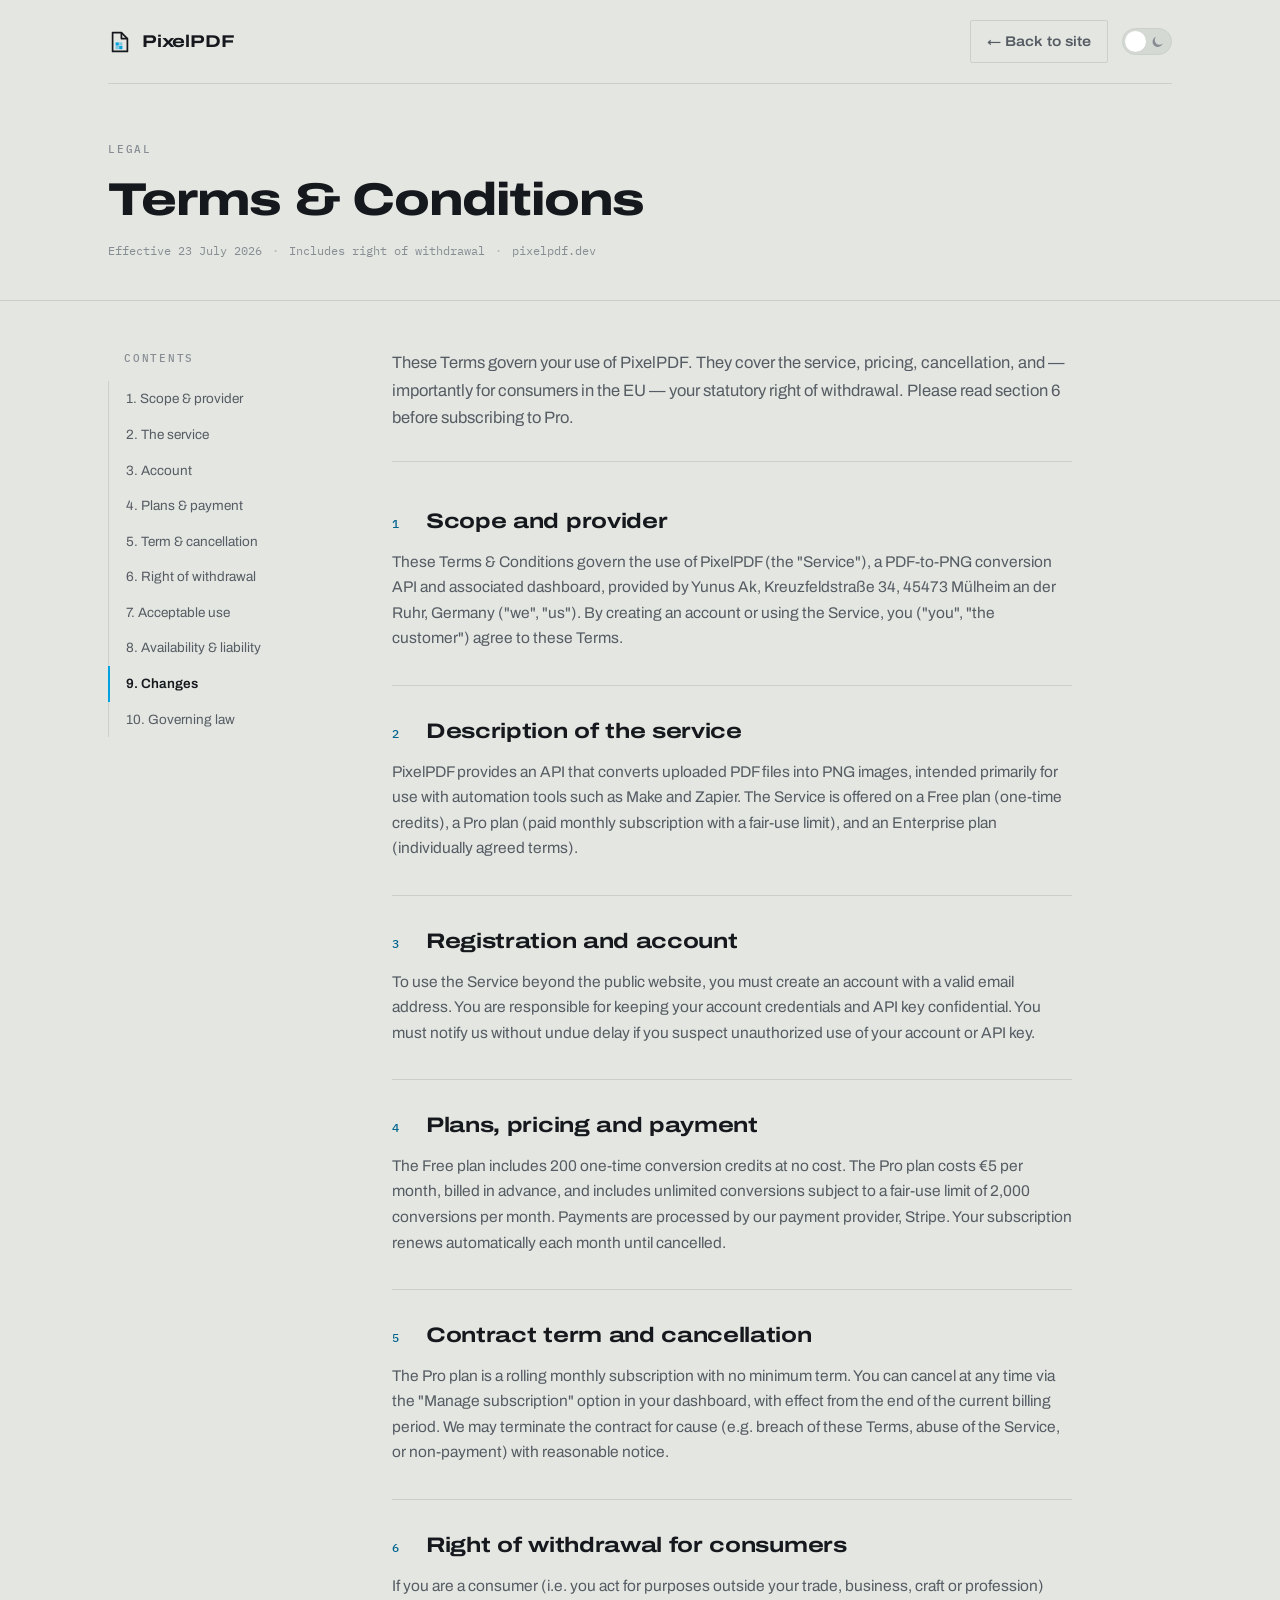
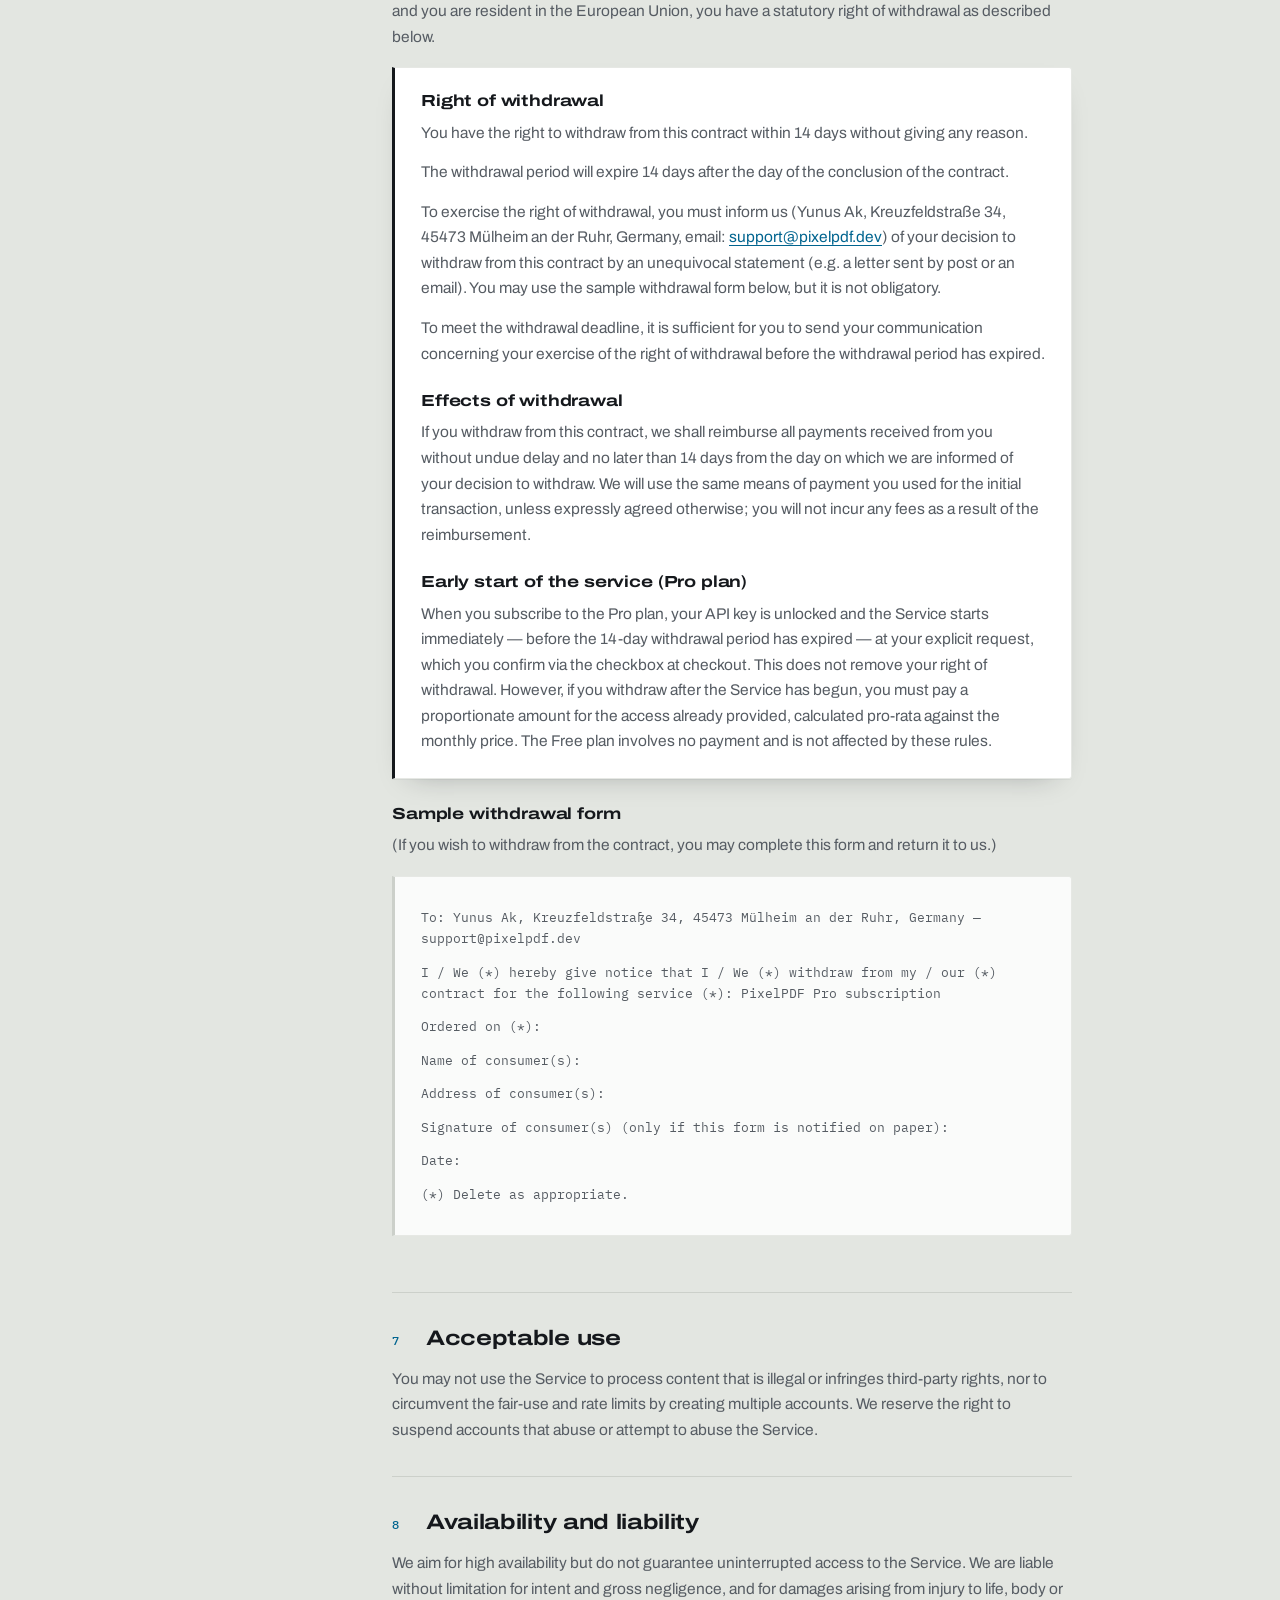
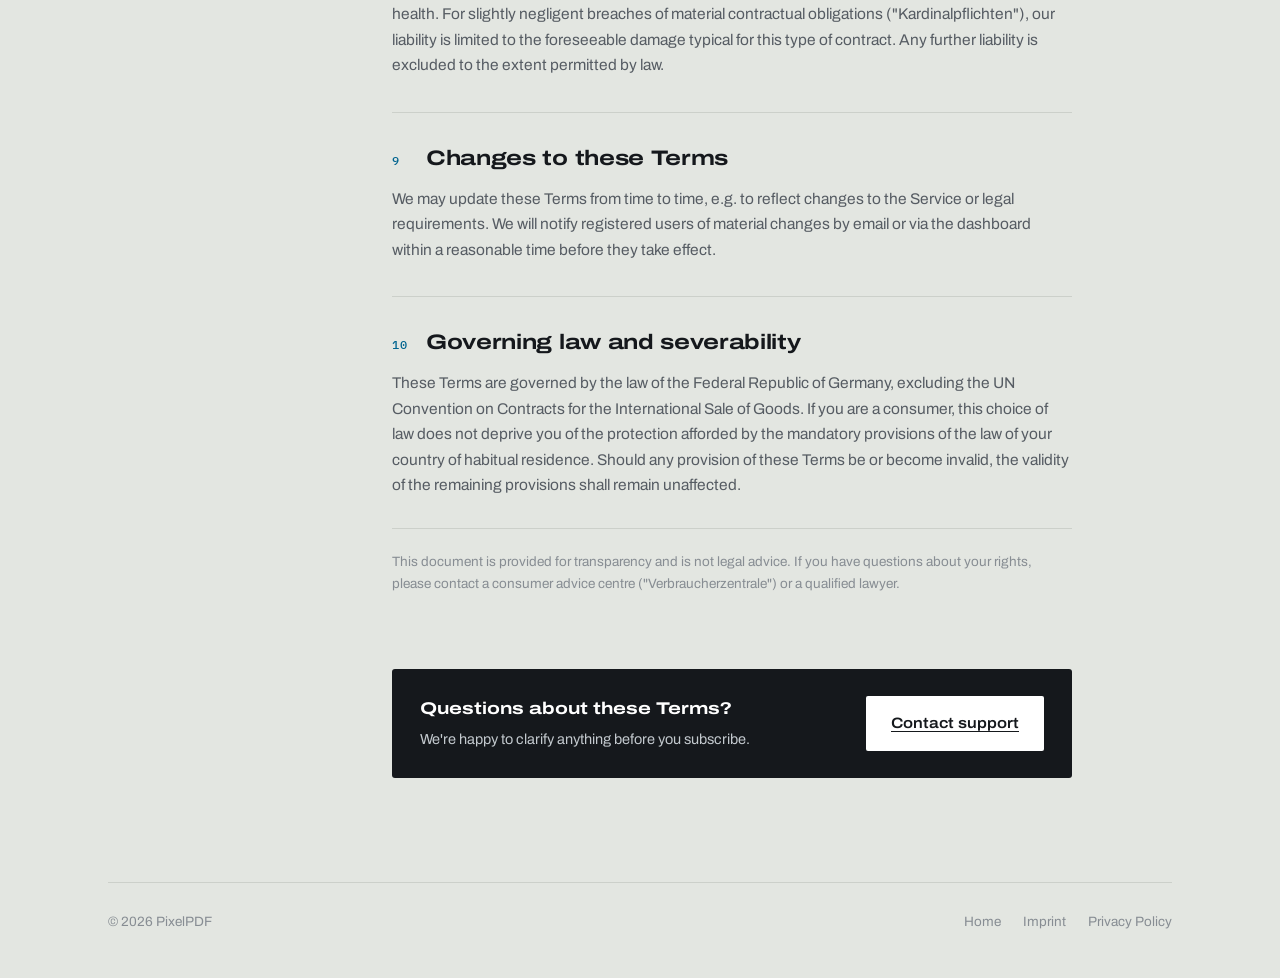
<file: agb.html>
<!DOCTYPE html>
<html lang="en">
<head>
<meta charset="UTF-8">
<script>(function(){try{var t=localStorage.getItem("pixelpdf-theme");if(t==="light"||t==="dark"){document.documentElement.setAttribute("data-theme",t);}}catch(e){}})();</script>
<meta name="viewport" content="width=device-width, initial-scale=1.0">
<title>Terms &amp; Conditions — PixelPDF</title>
<meta name="robots" content="noindex, nofollow">
<link rel="icon" href="logo.svg" type="image/svg+xml">
<link rel="icon" href="logo.png" type="image/png">
<link rel="preconnect" href="https://fonts.googleapis.com">
<link rel="preconnect" href="https://fonts.gstatic.com" crossorigin>
<link href="https://fonts.googleapis.com/css2?family=Archivo:wdth,wght@62..125,100..900&family=IBM+Plex+Mono:wght@400;500;600&display=swap" rel="stylesheet">
<link rel="stylesheet" href="site.css">
<link rel="stylesheet" href="legal.css">
</head>
<body>
<div class="wrap">
  <nav class="site-nav">
    <a href="index.html" class="logo">
      <svg class="logo-mark" width="24" height="24" viewBox="0 0 24 24" fill="none" aria-hidden="true">
        <path d="M4.6 2.6h8.8l6 6v12.8h-14.8z" stroke="currentColor" stroke-width="1.7" stroke-linejoin="round"/>
        <path d="M13.4 2.6v6h6" stroke="currentColor" stroke-width="1.7" stroke-linejoin="round"/>
        <rect x="7.6" y="12.4" width="3.2" height="3.2" fill="#00a3e0"/>
        <rect x="11.2" y="12.4" width="3.2" height="3.2" fill="#00a3e0" opacity=".45"/>
        <rect x="7.6" y="16" width="3.2" height="3.2" fill="#00a3e0" opacity=".45"/>
        <rect x="11.2" y="16" width="3.2" height="3.2" fill="#00a3e0"/>
      </svg>
      <span>PixelPDF</span>
    </a>
    <div class="head-actions">
      <a href="index.html" class="back-link">← Back to site</a>
      <button type="button" class="theme-toggle" id="theme-toggle" aria-pressed="false" aria-label="Switch to dark theme">
        <svg class="theme-icon theme-icon-sun" width="13" height="13" viewBox="0 0 14 14" fill="none" aria-hidden="true">
          <circle cx="7" cy="7" r="3" fill="currentColor"/>
          <path d="M7 .8v2.1M7 11.1v2.1M13.2 7h-2.1M2.9 7H.8M11.4 2.6l-1.5 1.5M4.1 9.9l-1.5 1.5M11.4 11.4l-1.5-1.5M4.1 4.1L2.6 2.6" stroke="currentColor" stroke-width="1.2" stroke-linecap="round"/>
        </svg>
        <svg class="theme-icon theme-icon-moon" width="13" height="13" viewBox="0 0 14 14" fill="none" aria-hidden="true">
          <path d="M12.6 8.5A5.6 5.6 0 1 1 5.5 1.4a4.5 4.5 0 0 0 7.1 7.1z" fill="currentColor"/>
        </svg>
        <span class="theme-thumb"></span>
      </button>
    </div>
  </nav>
</div>

<header class="doc-header">
  <div class="wrap">
    <div class="doc-eyebrow">Legal</div>
    <h1>Terms &amp; Conditions</h1>
    <div class="doc-meta">
      <span>Effective 23 July 2026</span>
      <span class="sep">·</span>
      <span>Includes right of withdrawal</span>
      <span class="sep">·</span>
      <span>pixelpdf.dev</span>
    </div>
  </div>
</header>

<div class="wrap doc-layout">
  <aside class="toc">
    <div class="toc-title">Contents</div>
    <nav>
      <a href="#scope">1. Scope &amp; provider</a>
      <a href="#service">2. The service</a>
      <a href="#account">3. Account</a>
      <a href="#pricing">4. Plans &amp; payment</a>
      <a href="#term">5. Term &amp; cancellation</a>
      <a href="#withdrawal">6. Right of withdrawal</a>
      <a href="#use">7. Acceptable use</a>
      <a href="#liability">8. Availability &amp; liability</a>
      <a href="#changes">9. Changes</a>
      <a href="#law">10. Governing law</a>
    </nav>
  </aside>

  <article class="doc">
    <p class="doc-intro">
      These Terms govern your use of PixelPDF. They cover the service, pricing, cancellation, and — importantly for
      consumers in the EU — your statutory right of withdrawal. Please read section 6 before subscribing to Pro.
    </p>

    <section id="scope">
      <h2><span class="sec-num">1</span> Scope and provider</h2>
      <p>
        These Terms &amp; Conditions govern the use of PixelPDF (the "Service"), a PDF-to-PNG conversion API and
        associated dashboard, provided by Yunus Ak, Kreuzfeldstraße 34, 45473 Mülheim an der Ruhr, Germany ("we",
        "us"). By creating an account or using the Service, you ("you", "the customer") agree to these Terms.
      </p>
    </section>

    <section id="service">
      <h2><span class="sec-num">2</span> Description of the service</h2>
      <p>
        PixelPDF provides an API that converts uploaded PDF files into PNG images, intended primarily for use with
        automation tools such as Make and Zapier. The Service is offered on a Free plan (one-time credits), a Pro
        plan (paid monthly subscription with a fair-use limit), and an Enterprise plan (individually agreed terms).
      </p>
    </section>

    <section id="account">
      <h2><span class="sec-num">3</span> Registration and account</h2>
      <p>
        To use the Service beyond the public website, you must create an account with a valid email address. You are
        responsible for keeping your account credentials and API key confidential. You must notify us without undue
        delay if you suspect unauthorized use of your account or API key.
      </p>
    </section>

    <section id="pricing">
      <h2><span class="sec-num">4</span> Plans, pricing and payment</h2>
      <p>
        The Free plan includes 200 one-time conversion credits at no cost. The Pro plan costs €5 per month, billed
        in advance, and includes unlimited conversions subject to a fair-use limit of 2,000 conversions per month.
        Payments are processed by our payment provider, Stripe. Your subscription renews automatically each month
        until cancelled.
      </p>
    </section>

    <section id="term">
      <h2><span class="sec-num">5</span> Contract term and cancellation</h2>
      <p>
        The Pro plan is a rolling monthly subscription with no minimum term. You can cancel at any time via the
        "Manage subscription" option in your dashboard, with effect from the end of the current billing period. We
        may terminate the contract for cause (e.g. breach of these Terms, abuse of the Service, or non-payment) with
        reasonable notice.
      </p>
    </section>

    <section id="withdrawal">
      <h2><span class="sec-num">6</span> Right of withdrawal for consumers</h2>
      <p>
        If you are a consumer (i.e. you act for purposes outside your trade, business, craft or profession) and you
        are resident in the European Union, you have a statutory right of withdrawal as described below.
      </p>

      <div class="callout">
        <h3>Right of withdrawal</h3>
        <p>You have the right to withdraw from this contract within 14 days without giving any reason.</p>
        <p>The withdrawal period will expire 14 days after the day of the conclusion of the contract.</p>
        <p>
          To exercise the right of withdrawal, you must inform us (Yunus Ak, Kreuzfeldstraße 34, 45473 Mülheim an
          der Ruhr, Germany, email: <a href="mailto:support@pixelpdf.dev">support@pixelpdf.dev</a>) of your decision
          to withdraw from this contract by an unequivocal statement (e.g. a letter sent by post or an email). You
          may use the sample withdrawal form below, but it is not obligatory.
        </p>
        <p>
          To meet the withdrawal deadline, it is sufficient for you to send your communication concerning your
          exercise of the right of withdrawal before the withdrawal period has expired.
        </p>

        <h3>Effects of withdrawal</h3>
        <p>
          If you withdraw from this contract, we shall reimburse all payments received from you without undue delay
          and no later than 14 days from the day on which we are informed of your decision to withdraw. We will use
          the same means of payment you used for the initial transaction, unless expressly agreed otherwise; you
          will not incur any fees as a result of the reimbursement.
        </p>

        <h3>Early start of the service (Pro plan)</h3>
        <p>
          When you subscribe to the Pro plan, your API key is unlocked and the Service starts immediately — before
          the 14-day withdrawal period has expired — at your explicit request, which you confirm via the checkbox at
          checkout. This does not remove your right of withdrawal. However, if you withdraw after the Service has
          begun, you must pay a proportionate amount for the access already provided, calculated pro-rata against
          the monthly price. The Free plan involves no payment and is not affected by these rules.
        </p>
      </div>

      <h3>Sample withdrawal form</h3>
      <p>(If you wish to withdraw from the contract, you may complete this form and return it to us.)</p>
      <div class="callout muted form-fields">
        <div>To: Yunus Ak, Kreuzfeldstraße 34, 45473 Mülheim an der Ruhr, Germany — support@pixelpdf.dev</div>
        <div>I / We (*) hereby give notice that I / We (*) withdraw from my / our (*) contract for the following service (*): PixelPDF Pro subscription</div>
        <div>Ordered on (*):</div>
        <div>Name of consumer(s):</div>
        <div>Address of consumer(s):</div>
        <div>Signature of consumer(s) (only if this form is notified on paper):</div>
        <div>Date:</div>
        <div>(*) Delete as appropriate.</div>
      </div>
    </section>

    <section id="use">
      <h2><span class="sec-num">7</span> Acceptable use</h2>
      <p>
        You may not use the Service to process content that is illegal or infringes third-party rights, nor to
        circumvent the fair-use and rate limits by creating multiple accounts. We reserve the right to suspend
        accounts that abuse or attempt to abuse the Service.
      </p>
    </section>

    <section id="liability">
      <h2><span class="sec-num">8</span> Availability and liability</h2>
      <p>
        We aim for high availability but do not guarantee uninterrupted access to the Service. We are liable without
        limitation for intent and gross negligence, and for damages arising from injury to life, body or health. For
        slightly negligent breaches of material contractual obligations ("Kardinalpflichten"), our liability is
        limited to the foreseeable damage typical for this type of contract. Any further liability is excluded to
        the extent permitted by law.
      </p>
    </section>

    <section id="changes">
      <h2><span class="sec-num">9</span> Changes to these Terms</h2>
      <p>
        We may update these Terms from time to time, e.g. to reflect changes to the Service or legal requirements.
        We will notify registered users of material changes by email or via the dashboard within a reasonable time
        before they take effect.
      </p>
    </section>

    <section id="law">
      <h2><span class="sec-num">10</span> Governing law and severability</h2>
      <p>
        These Terms are governed by the law of the Federal Republic of Germany, excluding the UN Convention on
        Contracts for the International Sale of Goods. If you are a consumer, this choice of law does not deprive you
        of the protection afforded by the mandatory provisions of the law of your country of habitual residence.
        Should any provision of these Terms be or become invalid, the validity of the remaining provisions shall
        remain unaffected.
      </p>
      <p class="disclaimer">
        This document is provided for transparency and is not legal advice. If you have questions about your rights,
        please contact a consumer advice centre ("Verbraucherzentrale") or a qualified lawyer.
      </p>
    </section>

    <div class="contact-card">
      <div>
        <div class="ct-title">Questions about these Terms?</div>
        <p>We're happy to clarify anything before you subscribe.</p>
      </div>
      <a class="btn" href="mailto:support@pixelpdf.dev">Contact support</a>
    </div>
  </article>
</div>

<div class="wrap">
  <footer class="site-footer">
    <div>© 2026 PixelPDF</div>
    <div class="links">
      <a href="index.html">Home</a>
      <a href="impressum.html">Imprint</a>
      <a href="datenschutz.html">Privacy Policy</a>
    </div>
  </footer>
</div>

<script src="theme.js"></script>
<script src="legal.js"></script>
</body>
</html>
</file>
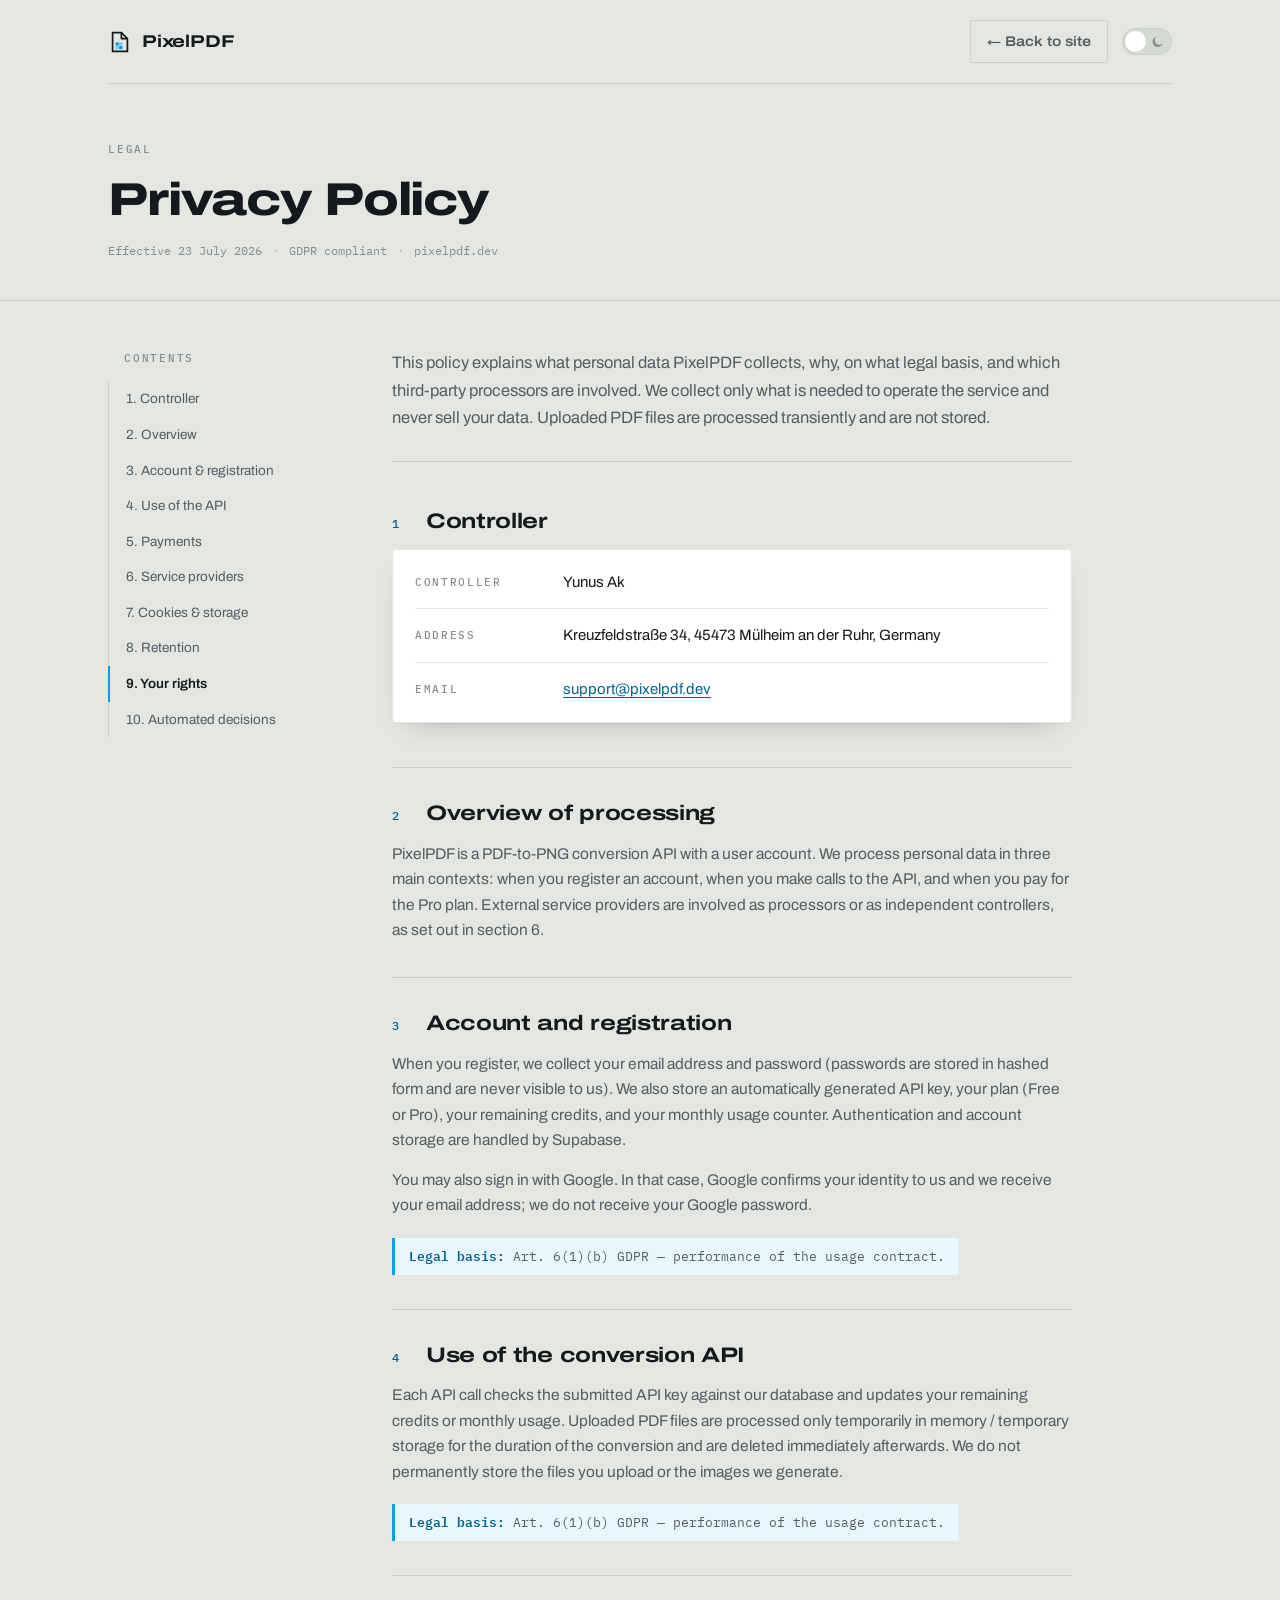
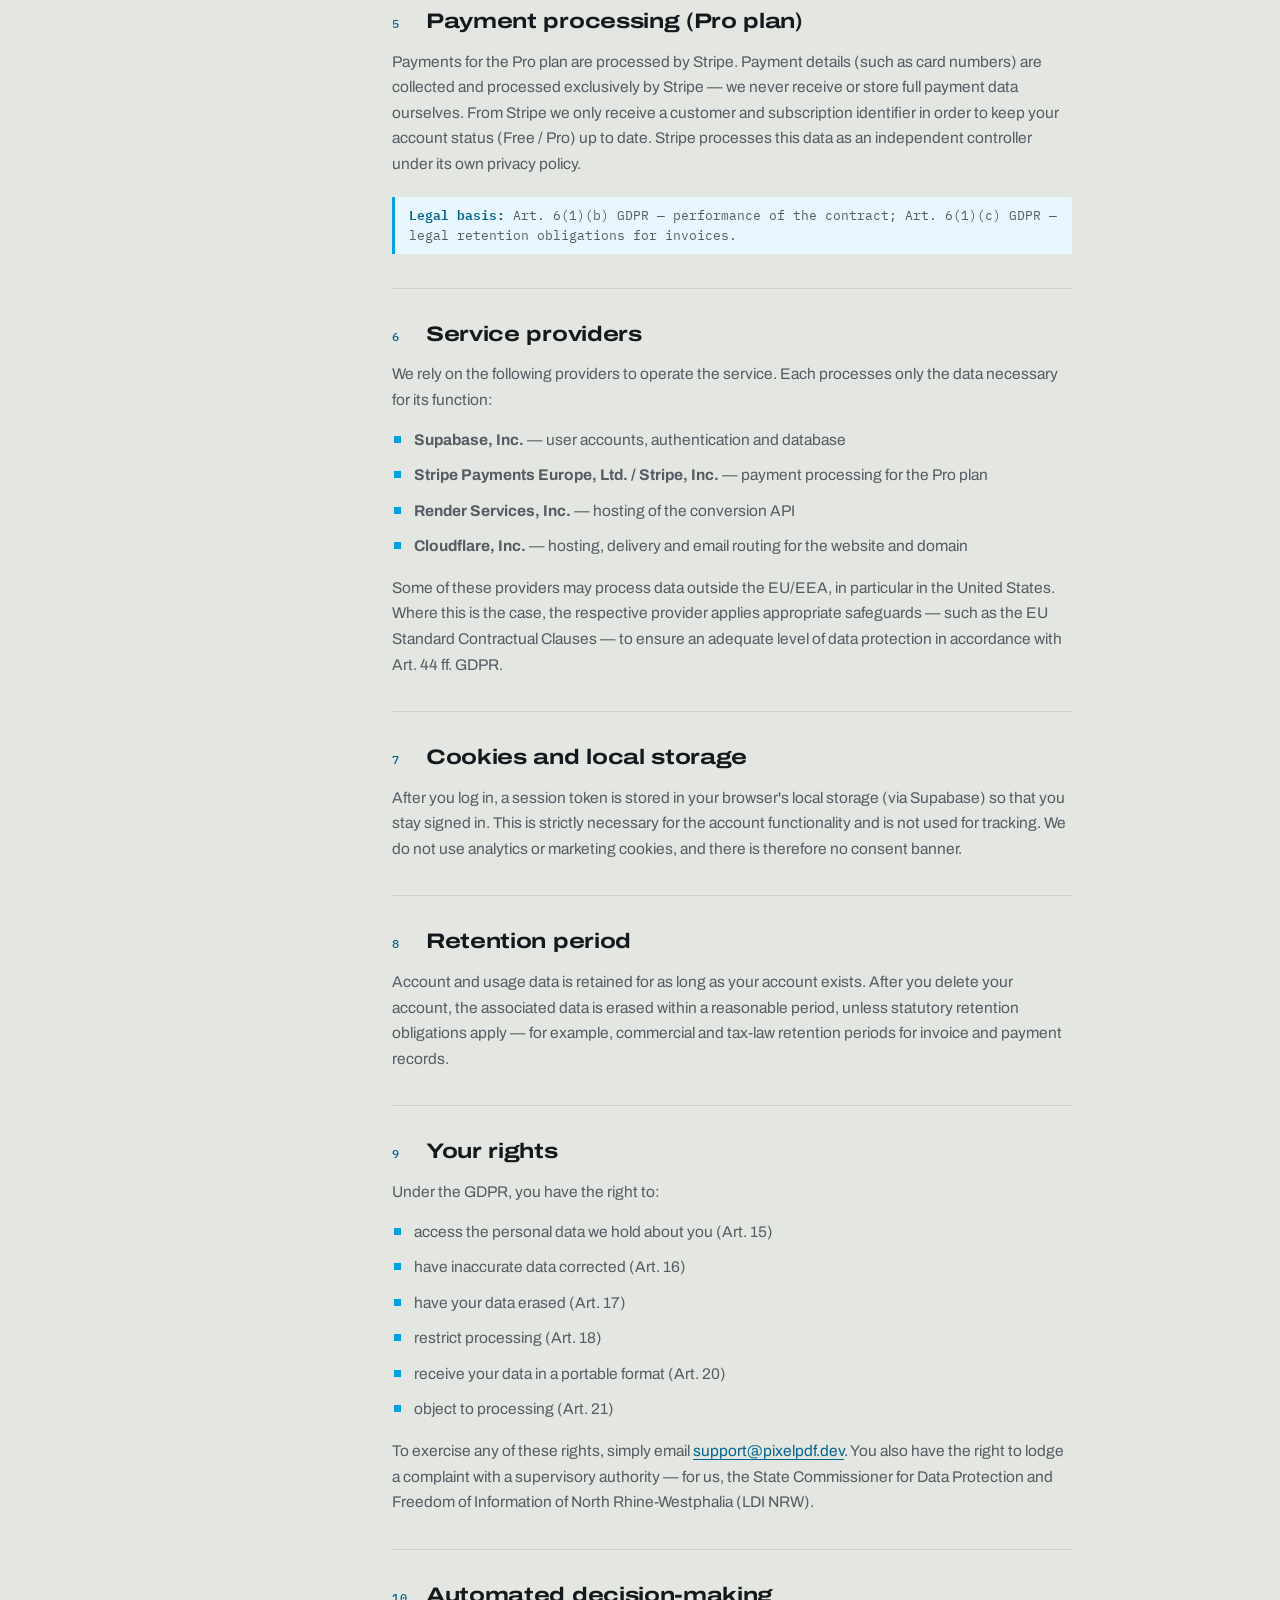
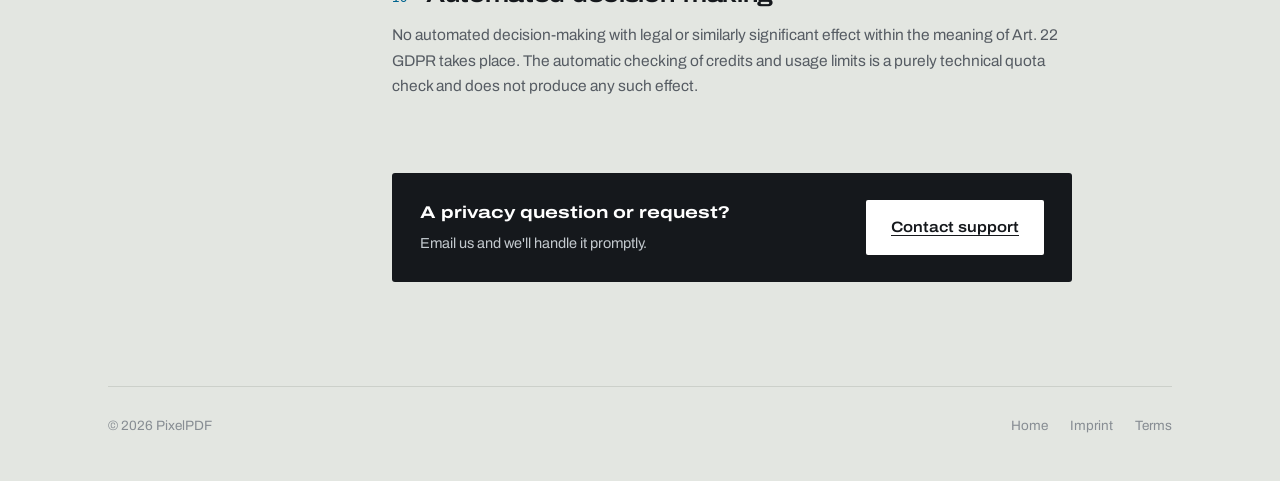
<file: datenschutz.html>
<!DOCTYPE html>
<html lang="en">
<head>
<meta charset="UTF-8">
<script>(function(){try{var t=localStorage.getItem("pixelpdf-theme");if(t==="light"||t==="dark"){document.documentElement.setAttribute("data-theme",t);}}catch(e){}})();</script>
<meta name="viewport" content="width=device-width, initial-scale=1.0">
<title>Privacy Policy — PixelPDF</title>
<meta name="robots" content="noindex, nofollow">
<link rel="icon" href="logo.svg" type="image/svg+xml">
<link rel="icon" href="logo.png" type="image/png">
<link rel="preconnect" href="https://fonts.googleapis.com">
<link rel="preconnect" href="https://fonts.gstatic.com" crossorigin>
<link href="https://fonts.googleapis.com/css2?family=Archivo:wdth,wght@62..125,100..900&family=IBM+Plex+Mono:wght@400;500;600&display=swap" rel="stylesheet">
<link rel="stylesheet" href="site.css">
<link rel="stylesheet" href="legal.css">
</head>
<body>
<div class="wrap">
  <nav class="site-nav">
    <a href="index.html" class="logo">
      <svg class="logo-mark" width="24" height="24" viewBox="0 0 24 24" fill="none" aria-hidden="true">
        <path d="M4.6 2.6h8.8l6 6v12.8h-14.8z" stroke="currentColor" stroke-width="1.7" stroke-linejoin="round"/>
        <path d="M13.4 2.6v6h6" stroke="currentColor" stroke-width="1.7" stroke-linejoin="round"/>
        <rect x="7.6" y="12.4" width="3.2" height="3.2" fill="#00a3e0"/>
        <rect x="11.2" y="12.4" width="3.2" height="3.2" fill="#00a3e0" opacity=".45"/>
        <rect x="7.6" y="16" width="3.2" height="3.2" fill="#00a3e0" opacity=".45"/>
        <rect x="11.2" y="16" width="3.2" height="3.2" fill="#00a3e0"/>
      </svg>
      <span>PixelPDF</span>
    </a>
    <div class="head-actions">
      <a href="index.html" class="back-link">← Back to site</a>
      <button type="button" class="theme-toggle" id="theme-toggle" aria-pressed="false" aria-label="Switch to dark theme">
        <svg class="theme-icon theme-icon-sun" width="13" height="13" viewBox="0 0 14 14" fill="none" aria-hidden="true">
          <circle cx="7" cy="7" r="3" fill="currentColor"/>
          <path d="M7 .8v2.1M7 11.1v2.1M13.2 7h-2.1M2.9 7H.8M11.4 2.6l-1.5 1.5M4.1 9.9l-1.5 1.5M11.4 11.4l-1.5-1.5M4.1 4.1L2.6 2.6" stroke="currentColor" stroke-width="1.2" stroke-linecap="round"/>
        </svg>
        <svg class="theme-icon theme-icon-moon" width="13" height="13" viewBox="0 0 14 14" fill="none" aria-hidden="true">
          <path d="M12.6 8.5A5.6 5.6 0 1 1 5.5 1.4a4.5 4.5 0 0 0 7.1 7.1z" fill="currentColor"/>
        </svg>
        <span class="theme-thumb"></span>
      </button>
    </div>
  </nav>
</div>

<header class="doc-header">
  <div class="wrap">
    <div class="doc-eyebrow">Legal</div>
    <h1>Privacy Policy</h1>
    <div class="doc-meta">
      <span>Effective 23 July 2026</span>
      <span class="sep">·</span>
      <span>GDPR compliant</span>
      <span class="sep">·</span>
      <span>pixelpdf.dev</span>
    </div>
  </div>
</header>

<div class="wrap doc-layout">
  <aside class="toc">
    <div class="toc-title">Contents</div>
    <nav>
      <a href="#controller">1. Controller</a>
      <a href="#overview">2. Overview</a>
      <a href="#account">3. Account &amp; registration</a>
      <a href="#api">4. Use of the API</a>
      <a href="#payments">5. Payments</a>
      <a href="#providers">6. Service providers</a>
      <a href="#cookies">7. Cookies &amp; storage</a>
      <a href="#retention">8. Retention</a>
      <a href="#rights">9. Your rights</a>
      <a href="#automated">10. Automated decisions</a>
    </nav>
  </aside>

  <article class="doc">
    <p class="doc-intro">
      This policy explains what personal data PixelPDF collects, why, on what legal basis, and which
      third-party processors are involved. We collect only what is needed to operate the service and never
      sell your data. Uploaded PDF files are processed transiently and are not stored.
    </p>

    <section id="controller">
      <h2><span class="sec-num">1</span> Controller</h2>
      <div class="info-card">
        <div class="row"><div class="k">Controller</div><div class="v">Yunus Ak</div></div>
        <div class="row"><div class="k">Address</div><div class="v">Kreuzfeldstraße 34, 45473 Mülheim an der Ruhr, Germany</div></div>
        <div class="row"><div class="k">Email</div><div class="v"><a href="mailto:support@pixelpdf.dev">support@pixelpdf.dev</a></div></div>
      </div>
    </section>

    <section id="overview">
      <h2><span class="sec-num">2</span> Overview of processing</h2>
      <p>
        PixelPDF is a PDF-to-PNG conversion API with a user account. We process personal data in three main
        contexts: when you register an account, when you make calls to the API, and when you pay for the Pro plan.
        External service providers are involved as processors or as independent controllers, as set out in section 6.
      </p>
    </section>

    <section id="account">
      <h2><span class="sec-num">3</span> Account and registration</h2>
      <p>
        When you register, we collect your email address and password (passwords are stored in hashed form and are
        never visible to us). We also store an automatically generated API key, your plan (Free or Pro), your
        remaining credits, and your monthly usage counter. Authentication and account storage are handled by
        Supabase.
      </p>
      <p>You may also sign in with Google. In that case, Google confirms your identity to us and we receive your email address; we do not receive your Google password.</p>
      <div class="legal-basis"><strong>Legal basis:</strong> Art. 6(1)(b) GDPR — performance of the usage contract.</div>
    </section>

    <section id="api">
      <h2><span class="sec-num">4</span> Use of the conversion API</h2>
      <p>
        Each API call checks the submitted API key against our database and updates your remaining credits or
        monthly usage. Uploaded PDF files are processed only temporarily in memory / temporary storage for the
        duration of the conversion and are deleted immediately afterwards. We do not permanently store the files
        you upload or the images we generate.
      </p>
      <div class="legal-basis"><strong>Legal basis:</strong> Art. 6(1)(b) GDPR — performance of the usage contract.</div>
    </section>

    <section id="payments">
      <h2><span class="sec-num">5</span> Payment processing (Pro plan)</h2>
      <p>
        Payments for the Pro plan are processed by Stripe. Payment details (such as card numbers) are collected and
        processed exclusively by Stripe — we never receive or store full payment data ourselves. From Stripe we
        only receive a customer and subscription identifier in order to keep your account status (Free / Pro) up to
        date. Stripe processes this data as an independent controller under its own privacy policy.
      </p>
      <div class="legal-basis"><strong>Legal basis:</strong> Art. 6(1)(b) GDPR — performance of the contract; Art. 6(1)(c) GDPR — legal retention obligations for invoices.</div>
    </section>

    <section id="providers">
      <h2><span class="sec-num">6</span> Service providers</h2>
      <p>We rely on the following providers to operate the service. Each processes only the data necessary for its function:</p>
      <ul>
        <li><strong>Supabase, Inc.</strong> — user accounts, authentication and database</li>
        <li><strong>Stripe Payments Europe, Ltd. / Stripe, Inc.</strong> — payment processing for the Pro plan</li>
        <li><strong>Render Services, Inc.</strong> — hosting of the conversion API</li>
        <li><strong>Cloudflare, Inc.</strong> — hosting, delivery and email routing for the website and domain</li>
      </ul>
      <p>
        Some of these providers may process data outside the EU/EEA, in particular in the United States. Where this
        is the case, the respective provider applies appropriate safeguards — such as the EU Standard Contractual
        Clauses — to ensure an adequate level of data protection in accordance with Art. 44 ff. GDPR.
      </p>
    </section>

    <section id="cookies">
      <h2><span class="sec-num">7</span> Cookies and local storage</h2>
      <p>
        After you log in, a session token is stored in your browser's local storage (via Supabase) so that you stay
        signed in. This is strictly necessary for the account functionality and is not used for tracking. We do not
        use analytics or marketing cookies, and there is therefore no consent banner.
      </p>
    </section>

    <section id="retention">
      <h2><span class="sec-num">8</span> Retention period</h2>
      <p>
        Account and usage data is retained for as long as your account exists. After you delete your account, the
        associated data is erased within a reasonable period, unless statutory retention obligations apply — for
        example, commercial and tax-law retention periods for invoice and payment records.
      </p>
    </section>

    <section id="rights">
      <h2><span class="sec-num">9</span> Your rights</h2>
      <p>Under the GDPR, you have the right to:</p>
      <ul>
        <li>access the personal data we hold about you (Art. 15)</li>
        <li>have inaccurate data corrected (Art. 16)</li>
        <li>have your data erased (Art. 17)</li>
        <li>restrict processing (Art. 18)</li>
        <li>receive your data in a portable format (Art. 20)</li>
        <li>object to processing (Art. 21)</li>
      </ul>
      <p>
        To exercise any of these rights, simply email <a href="mailto:support@pixelpdf.dev">support@pixelpdf.dev</a>.
        You also have the right to lodge a complaint with a supervisory authority — for us, the State Commissioner
        for Data Protection and Freedom of Information of North Rhine-Westphalia (LDI NRW).
      </p>
    </section>

    <section id="automated">
      <h2><span class="sec-num">10</span> Automated decision-making</h2>
      <p>
        No automated decision-making with legal or similarly significant effect within the meaning of Art. 22 GDPR
        takes place. The automatic checking of credits and usage limits is a purely technical quota check and does
        not produce any such effect.
      </p>
    </section>

    <div class="contact-card">
      <div>
        <div class="ct-title">A privacy question or request?</div>
        <p>Email us and we'll handle it promptly.</p>
      </div>
      <a class="btn" href="mailto:support@pixelpdf.dev">Contact support</a>
    </div>
  </article>
</div>

<div class="wrap">
  <footer class="site-footer">
    <div>© 2026 PixelPDF</div>
    <div class="links">
      <a href="index.html">Home</a>
      <a href="impressum.html">Imprint</a>
      <a href="agb.html">Terms</a>
    </div>
  </footer>
</div>

<script src="theme.js"></script>
<script src="legal.js"></script>
</body>
</html>
</file>
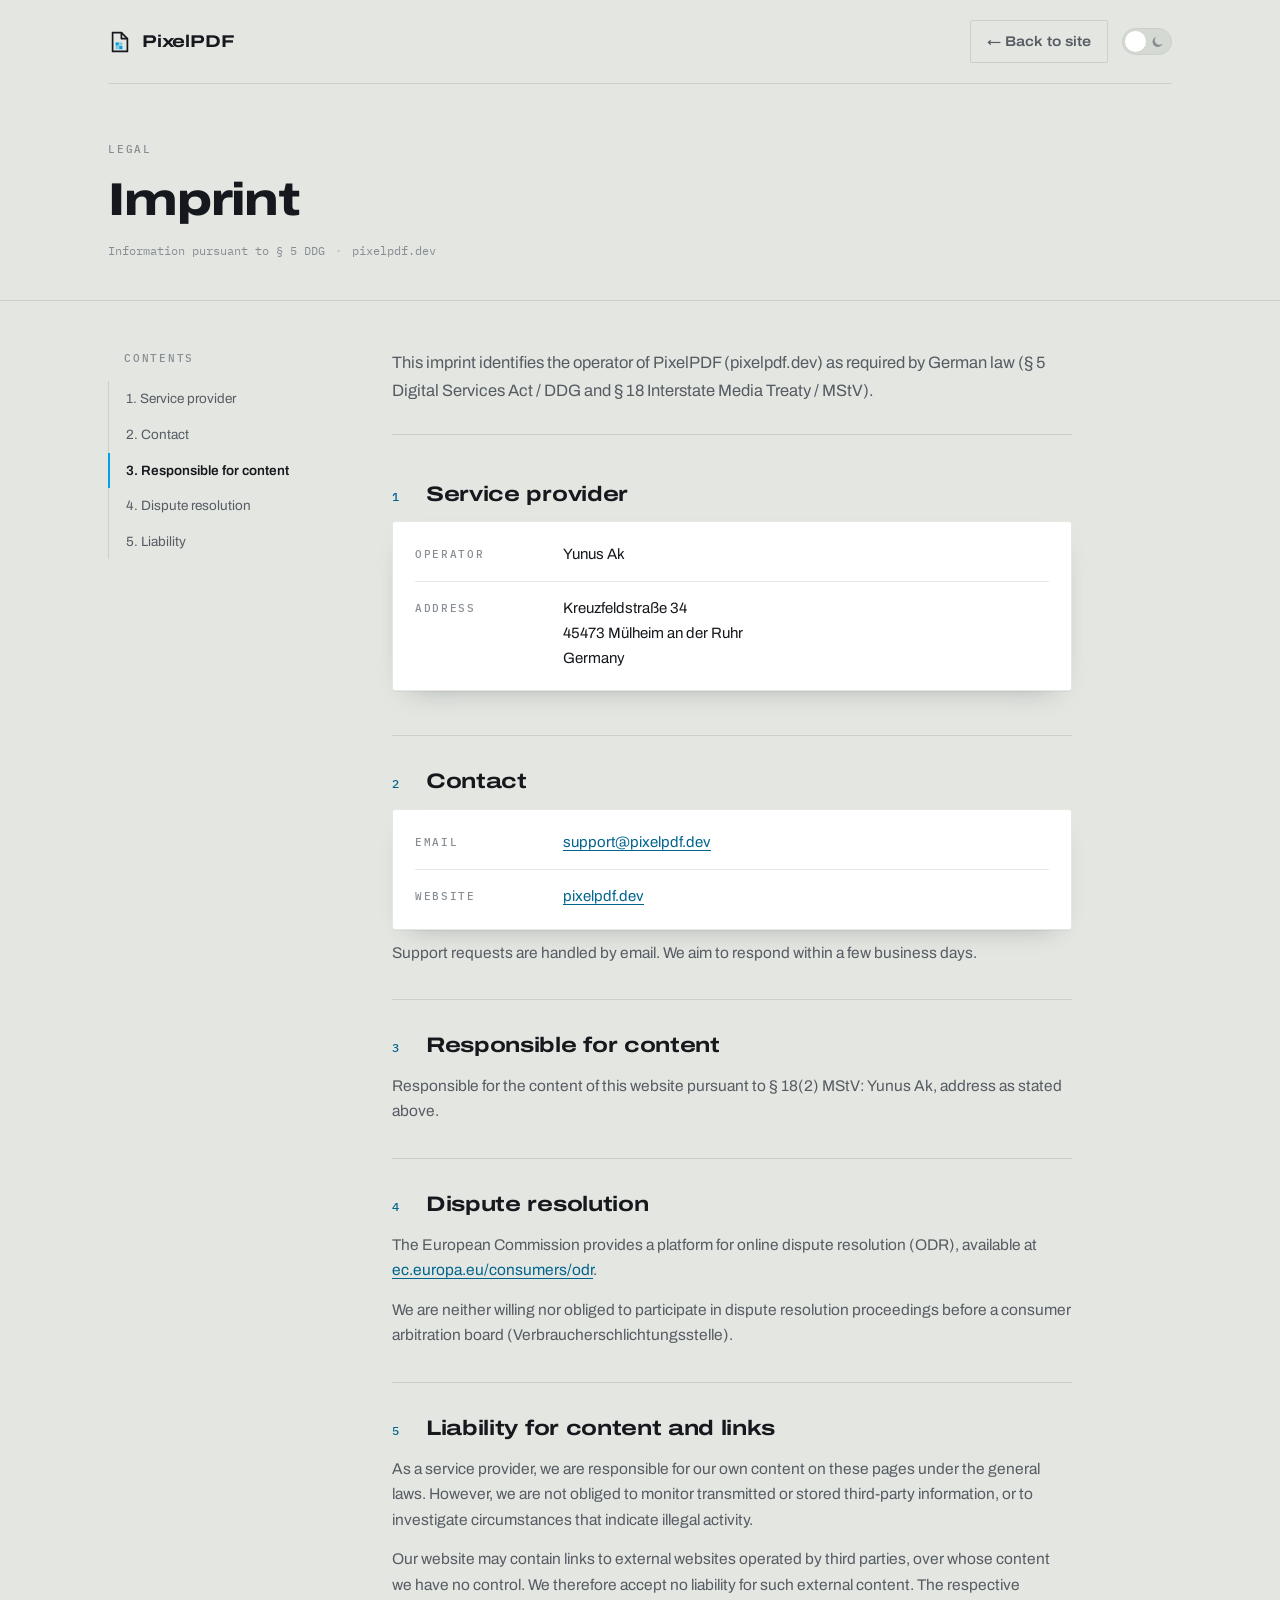
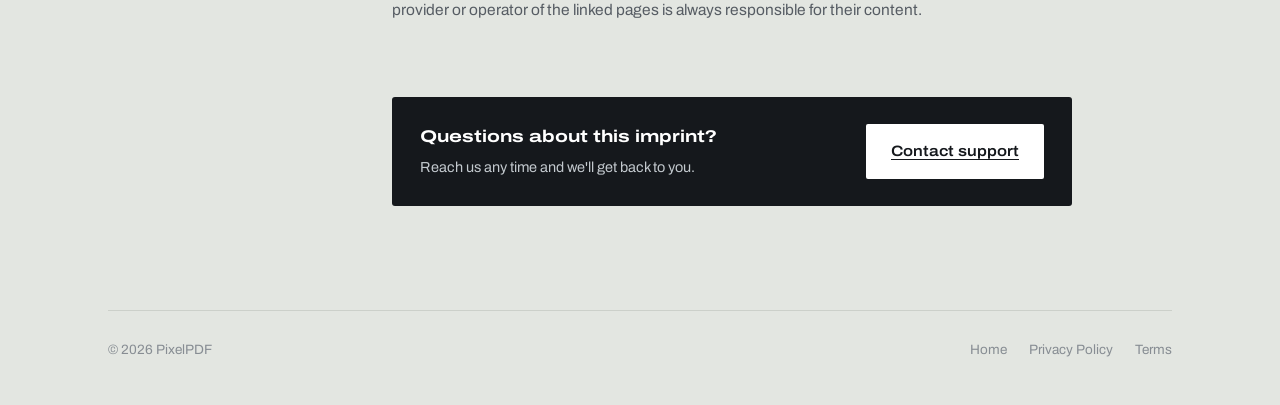
<file: impressum.html>
<!DOCTYPE html>
<html lang="en">
<head>
<meta charset="UTF-8">
<script>(function(){try{var t=localStorage.getItem("pixelpdf-theme");if(t==="light"||t==="dark"){document.documentElement.setAttribute("data-theme",t);}}catch(e){}})();</script>
<meta name="viewport" content="width=device-width, initial-scale=1.0">
<title>Imprint — PixelPDF</title>
<meta name="robots" content="noindex, nofollow">
<link rel="icon" href="logo.svg" type="image/svg+xml">
<link rel="icon" href="logo.png" type="image/png">
<link rel="preconnect" href="https://fonts.googleapis.com">
<link rel="preconnect" href="https://fonts.gstatic.com" crossorigin>
<link href="https://fonts.googleapis.com/css2?family=Archivo:wdth,wght@62..125,100..900&family=IBM+Plex+Mono:wght@400;500;600&display=swap" rel="stylesheet">
<link rel="stylesheet" href="site.css">
<link rel="stylesheet" href="legal.css">
</head>
<body>
<div class="wrap">
  <nav class="site-nav">
    <a href="index.html" class="logo">
      <svg class="logo-mark" width="24" height="24" viewBox="0 0 24 24" fill="none" aria-hidden="true">
        <path d="M4.6 2.6h8.8l6 6v12.8h-14.8z" stroke="currentColor" stroke-width="1.7" stroke-linejoin="round"/>
        <path d="M13.4 2.6v6h6" stroke="currentColor" stroke-width="1.7" stroke-linejoin="round"/>
        <rect x="7.6" y="12.4" width="3.2" height="3.2" fill="#00a3e0"/>
        <rect x="11.2" y="12.4" width="3.2" height="3.2" fill="#00a3e0" opacity=".45"/>
        <rect x="7.6" y="16" width="3.2" height="3.2" fill="#00a3e0" opacity=".45"/>
        <rect x="11.2" y="16" width="3.2" height="3.2" fill="#00a3e0"/>
      </svg>
      <span>PixelPDF</span>
    </a>
    <div class="head-actions">
      <a href="index.html" class="back-link">← Back to site</a>
      <button type="button" class="theme-toggle" id="theme-toggle" aria-pressed="false" aria-label="Switch to dark theme">
        <svg class="theme-icon theme-icon-sun" width="13" height="13" viewBox="0 0 14 14" fill="none" aria-hidden="true">
          <circle cx="7" cy="7" r="3" fill="currentColor"/>
          <path d="M7 .8v2.1M7 11.1v2.1M13.2 7h-2.1M2.9 7H.8M11.4 2.6l-1.5 1.5M4.1 9.9l-1.5 1.5M11.4 11.4l-1.5-1.5M4.1 4.1L2.6 2.6" stroke="currentColor" stroke-width="1.2" stroke-linecap="round"/>
        </svg>
        <svg class="theme-icon theme-icon-moon" width="13" height="13" viewBox="0 0 14 14" fill="none" aria-hidden="true">
          <path d="M12.6 8.5A5.6 5.6 0 1 1 5.5 1.4a4.5 4.5 0 0 0 7.1 7.1z" fill="currentColor"/>
        </svg>
        <span class="theme-thumb"></span>
      </button>
    </div>
  </nav>
</div>

<header class="doc-header">
  <div class="wrap">
    <div class="doc-eyebrow">Legal</div>
    <h1>Imprint</h1>
    <div class="doc-meta">
      <span>Information pursuant to § 5 DDG</span>
      <span class="sep">·</span>
      <span>pixelpdf.dev</span>
    </div>
  </div>
</header>

<div class="wrap doc-layout">
  <aside class="toc">
    <div class="toc-title">Contents</div>
    <nav>
      <a href="#provider">1. Service provider</a>
      <a href="#contact">2. Contact</a>
      <a href="#responsible">3. Responsible for content</a>
      <a href="#odr">4. Dispute resolution</a>
      <a href="#liability">5. Liability</a>
    </nav>
  </aside>

  <article class="doc">
    <p class="doc-intro">
      This imprint identifies the operator of PixelPDF (pixelpdf.dev) as required by German law
      (§ 5 Digital Services Act / DDG and § 18 Interstate Media Treaty / MStV).
    </p>

    <section id="provider">
      <h2><span class="sec-num">1</span> Service provider</h2>
      <div class="info-card">
        <div class="row"><div class="k">Operator</div><div class="v">Yunus Ak</div></div>
        <div class="row"><div class="k">Address</div><div class="v">Kreuzfeldstraße 34<br>45473 Mülheim an der Ruhr<br>Germany</div></div>
      </div>
    </section>

    <section id="contact">
      <h2><span class="sec-num">2</span> Contact</h2>
      <div class="info-card">
        <div class="row"><div class="k">Email</div><div class="v"><a href="mailto:support@pixelpdf.dev">support@pixelpdf.dev</a></div></div>
        <div class="row"><div class="k">Website</div><div class="v"><a href="https://pixelpdf.dev">pixelpdf.dev</a></div></div>
      </div>
      <p>Support requests are handled by email. We aim to respond within a few business days.</p>
    </section>

    <section id="responsible">
      <h2><span class="sec-num">3</span> Responsible for content</h2>
      <p>Responsible for the content of this website pursuant to § 18(2) MStV: Yunus Ak, address as stated above.</p>
    </section>

    <section id="odr">
      <h2><span class="sec-num">4</span> Dispute resolution</h2>
      <p>
        The European Commission provides a platform for online dispute resolution (ODR), available at
        <a href="https://ec.europa.eu/consumers/odr/" target="_blank" rel="noopener">ec.europa.eu/consumers/odr</a>.
      </p>
      <p>
        We are neither willing nor obliged to participate in dispute resolution proceedings before a
        consumer arbitration board (Verbraucherschlichtungsstelle).
      </p>
    </section>

    <section id="liability">
      <h2><span class="sec-num">5</span> Liability for content and links</h2>
      <p>
        As a service provider, we are responsible for our own content on these pages under the general laws.
        However, we are not obliged to monitor transmitted or stored third-party information, or to investigate
        circumstances that indicate illegal activity.
      </p>
      <p>
        Our website may contain links to external websites operated by third parties, over whose content we have
        no control. We therefore accept no liability for such external content. The respective provider or operator
        of the linked pages is always responsible for their content.
      </p>
    </section>

    <div class="contact-card">
      <div>
        <div class="ct-title">Questions about this imprint?</div>
        <p>Reach us any time and we'll get back to you.</p>
      </div>
      <a class="btn" href="mailto:support@pixelpdf.dev">Contact support</a>
    </div>
  </article>
</div>

<div class="wrap">
  <footer class="site-footer">
    <div>© 2026 PixelPDF</div>
    <div class="links">
      <a href="index.html">Home</a>
      <a href="datenschutz.html">Privacy Policy</a>
      <a href="agb.html">Terms</a>
    </div>
  </footer>
</div>

<script src="theme.js"></script>
<script src="legal.js"></script>
</body>
</html>
</file>
<file: site.css>
/* ==================================================================
   PixelPDF — gemeinsames Design-System fuer alle Seiten.

   Bildwelt: Scannerbett. Der Seitenhintergrund ist die kuehle graue
   Auflageflaeche, jeder Inhaltsblock ein weisses Blatt darauf. Akzent
   ist Prozess-Cyan (das C aus CMYK). Rot kommt ausschliesslich bei
   Fehlern vor, sonst hat die Seite nur zwei Farben.

   Eine einzige Bewegungsidee, ueberall dieselbe: eine cyanfarbene
   Linie, die etwas sichtbar macht. Startseite -> scannt das Dokument.
   Login -> ueberstreicht die Karte. Dashboard -> schiebt den API-Key
   ins Bild. Rechtsseiten -> zeigt den Lesefortschritt.
   ================================================================== */

:root{
  color-scheme: light dark;

  --bed:#e3e6e1;
  --bed-deep:#d5d9d3;
  --sheet:#ffffff;
  --well:#fafbfa;
  --ink:#15181c;
  --ink-2:#565c63;
  --ink-3:#878d93;
  --rule:#ccd0ca;
  --rule-sheet:#e6e8e4;
  --cyan:#00a3e0;
  --cyan-ink:#00648f;
  --cyan-wash:#e8f6fd;

  /* Rot ist die einzige Ausnahme von der Zweifarbigkeit und
     ausschliesslich fuer Fehlermeldungen reserviert. */
  --alert:#b42318;
  --alert-wash:#fef3f2;

  /* Gegenfarben fuer Flaechen, die auf --ink liegen (Pro-Karte, Kontaktkarte,
     Upgrade-Kasten): im Hellmodus weiss auf dunkel, im Dunkelmodus gedreht. */
  --ink-hover:#000000;
  --on-ink:#ffffff;
  --on-ink-hover:#e9ece8;
  --on-ink-2:#c3c9ce;
  --on-ink-3:#a9b0b7;
  --on-ink-4:#8d949b;

  --display:'Archivo', 'Helvetica Neue', Arial, sans-serif;
  --mono:'IBM Plex Mono', ui-monospace, SFMono-Regular, Menlo, monospace;

  --sheet-shadow:0 1px 0 rgba(21,24,28,.04), 0 12px 28px -18px rgba(21,24,28,.35);
}

/* ==================================================================
   Dunkelmodus. Gleiche Bildwelt, gedrehte Werte: das Scannerbett wird
   zur dunklen Auflageflaeche, das Blatt bleibt die hellere Flaeche
   darauf. Folgt automatisch der Systemeinstellung; ein Klick auf den
   Schalter (`[data-theme]`) ueberschreibt sie gezielt.
   ================================================================== */
@media (prefers-color-scheme: dark){
  :root{
    --bed:#14171a;
    --bed-deep:#0b0d0f;
    --sheet:#1e2227;
    --well:#1a1e22;
    --ink:#eceeef;
    --ink-2:#a6acb3;
    --ink-3:#767d85;
    --rule:#33383e;
    --rule-sheet:#2a2f35;
    --cyan-ink:#4fc3f7;
    --cyan-wash:#0d2733;
    --alert:#f2887d;
    --alert-wash:#3a1512;
    --sheet-shadow:0 1px 0 rgba(0,0,0,.5), 0 16px 32px -18px rgba(0,0,0,.6);
    --ink-hover:#ffffff;
    --on-ink:#15181c;
    --on-ink-hover:#262b30;
    --on-ink-2:#4b5560;
    --on-ink-3:#5f6870;
    --on-ink-4:#767f88;
  }
}
:root[data-theme="dark"]{
  color-scheme: dark;
  --bed:#14171a;
  --bed-deep:#0b0d0f;
  --sheet:#1e2227;
  --well:#1a1e22;
  --ink:#eceeef;
  --ink-2:#a6acb3;
  --ink-3:#767d85;
  --rule:#33383e;
  --rule-sheet:#2a2f35;
  --cyan-ink:#4fc3f7;
  --cyan-wash:#0d2733;
  --alert:#f2887d;
  --alert-wash:#3a1512;
  --sheet-shadow:0 1px 0 rgba(0,0,0,.5), 0 16px 32px -18px rgba(0,0,0,.6);
  --ink-hover:#ffffff;
  --on-ink:#15181c;
  --on-ink-hover:#262b30;
  --on-ink-2:#4b5560;
  --on-ink-3:#5f6870;
  --on-ink-4:#767f88;
}
:root[data-theme="light"]{
  color-scheme: light;
  --bed:#e3e6e1;
  --bed-deep:#d5d9d3;
  --sheet:#ffffff;
  --well:#fafbfa;
  --ink:#15181c;
  --ink-2:#565c63;
  --ink-3:#878d93;
  --rule:#ccd0ca;
  --rule-sheet:#e6e8e4;
  --cyan-ink:#00648f;
  --cyan-wash:#e8f6fd;
  --alert:#b42318;
  --alert-wash:#fef3f2;
  --sheet-shadow:0 1px 0 rgba(21,24,28,.04), 0 12px 28px -18px rgba(21,24,28,.35);
  --ink-hover:#000000;
  --on-ink:#ffffff;
  --on-ink-hover:#e9ece8;
  --on-ink-2:#c3c9ce;
  --on-ink-3:#a9b0b7;
  --on-ink-4:#8d949b;
}

*{ box-sizing:border-box; margin:0; padding:0; }
html{ scroll-behavior:smooth; -webkit-text-size-adjust:100%; }

body{
  background:var(--bed);
  color:var(--ink);
  font-family:var(--display);
  font-stretch:100%;
  font-size:16px;
  line-height:1.55;
  -webkit-font-smoothing:antialiased;
  min-height:100vh;
}

a{ color:inherit; text-decoration:none; }
ul,ol{ list-style:none; }

:focus-visible{
  outline:2px solid var(--cyan-ink);
  outline-offset:3px;
  border-radius:1px;
}

.wrap{ max-width:1120px; margin:0 auto; padding:0 28px; }
.wrap-narrow{ max-width:900px; }

/* Alle Abstaende zwischen Abschnitten laufen ueber diese eine Klasse.
   Nie per Element-Selektor nachjustieren, sonst heben sie sich auf. */
.section{ padding:104px 0; }
.section-tight{ padding-top:0; }

/* Technische Beschriftung: alles was eine Spezifikation ist, sieht
   auch danach aus. Eyebrows, Tabellenkoepfe, Bildunterschriften. */
.spec{
  font-family:var(--mono); font-size:11px; font-weight:500;
  letter-spacing:.16em; text-transform:uppercase; color:var(--ink-3);
}

h1,h2,h3{ font-stretch:125%; letter-spacing:-.01em; line-height:1.08; }

/* ---------- Schaltflaechen ---------- */
.btn{
  display:inline-flex; align-items:center; justify-content:center; gap:9px;
  padding:14px 24px; border-radius:2px;
  font-family:var(--display); font-stretch:112%; font-weight:600; font-size:15px;
  border:1px solid transparent; cursor:pointer; text-align:center;
  transition:background-color .15s ease, color .15s ease, border-color .15s ease;
}
.btn-solid{ background:var(--ink); color:var(--on-ink); }
.btn-solid:hover{ background:var(--ink-hover); }
.btn-line{ border-color:var(--ink); color:var(--ink); background:transparent; }
.btn-line:hover{ background:rgba(21,24,28,.06); }
.btn-quiet{ border-color:var(--rule); color:var(--ink-2); background:transparent; }
.btn-quiet:hover{ border-color:var(--ink); color:var(--ink); }
.btn-invert{ background:var(--on-ink); color:var(--ink); }
.btn-invert:hover{ background:var(--on-ink-hover); }
.btn-small{ padding:9px 16px; font-size:14px; }
.btn:disabled{ opacity:.55; cursor:default; }
.btn-block{ width:100%; }

/* ---------- Kopf- und Fusszeile ---------- */
.site-head{ border-bottom:1px solid var(--rule); background:var(--bed); }
.site-head .wrap{
  display:flex; align-items:center; justify-content:space-between;
  gap:24px; padding-top:20px; padding-bottom:20px;
}
.brand{ display:flex; align-items:center; gap:10px; flex-shrink:0; }
.brand-mark{ display:block; color:var(--ink); }
.brand span{ font-stretch:125%; font-weight:700; font-size:17px; letter-spacing:-.01em; }

.nav{ display:flex; align-items:center; gap:28px; }
.nav a{ font-size:14.5px; font-weight:500; color:var(--ink-2); }
.nav a:hover{ color:var(--ink); }
.head-actions{ display:flex; align-items:center; gap:14px; }

/* ---------- Theme-Schalter ---------- */
.theme-toggle{
  position:relative; flex-shrink:0; width:50px; height:27px; padding:0;
  border:1px solid var(--rule); border-radius:14px;
  background:var(--bed-deep); cursor:pointer;
  transition:border-color .15s ease, background-color .15s ease;
}
.theme-toggle:hover{ border-color:var(--ink-3); }
.theme-icon{
  position:absolute; top:50%; width:13px; height:13px;
  transform:translateY(-50%); color:var(--ink-2);
  transition:color .2s ease;
}
.theme-icon-sun{ left:7px; }
.theme-icon-moon{ right:7px; color:var(--ink-3); }
.theme-thumb{
  position:absolute; top:2px; left:2px; width:21px; height:21px;
  border-radius:50%; background:var(--sheet); box-shadow:var(--sheet-shadow);
  transition:transform .35s cubic-bezier(.32,0,.2,1);
}
@media (prefers-color-scheme: dark){
  .theme-thumb{ transform:translateX(23px); }
  .theme-icon-sun{ color:var(--ink-3); }
  .theme-icon-moon{ color:var(--ink-2); }
}
[data-theme="dark"] .theme-thumb{ transform:translateX(23px); }
[data-theme="dark"] .theme-icon-sun{ color:var(--ink-3); }
[data-theme="dark"] .theme-icon-moon{ color:var(--ink-2); }
[data-theme="light"] .theme-thumb{ transform:translateX(0); }
[data-theme="light"] .theme-icon-sun{ color:var(--ink-2); }
[data-theme="light"] .theme-icon-moon{ color:var(--ink-3); }

.site-foot{ border-top:1px solid var(--rule); }
.site-foot .wrap{
  display:flex; justify-content:space-between; align-items:center;
  gap:20px; flex-wrap:wrap; padding-top:28px; padding-bottom:44px;
  font-size:13.5px; color:var(--ink-3);
}
.foot-links{ display:flex; gap:22px; flex-wrap:wrap; }
.foot-links a:hover{ color:var(--ink); }

/* ---------- Papier ---------- */
.sheet{
  background:var(--sheet); border:1px solid var(--rule-sheet);
  border-radius:3px; box-shadow:var(--sheet-shadow);
}

/* ---------- Nummerierte Abfolge ----------
   Nummern nur dort, wo die Reihenfolge wirklich etwas bedeutet. */
.steps{ counter-reset:step; display:grid; gap:2px; }
.step{
  counter-increment:step;
  display:grid; grid-template-columns:auto 1fr; gap:18px; align-items:baseline;
  background:var(--sheet); border:1px solid var(--rule-sheet);
  padding:18px 22px; border-radius:2px;
  font-size:15.5px; color:var(--ink-2);
  min-width:0;
}
.step::before{
  content:counter(step,decimal-leading-zero);
  font-family:var(--mono); font-size:12px; font-weight:500;
  color:var(--cyan-ink); letter-spacing:.08em;
}
/* Rasterelemente sind von Haus aus min-width:auto und werden von einem
   langen, unumbrechbaren Wort auseinandergedrueckt. Ohne das hier schiebt
   die Endpunkt-URL auf dem Telefon die ganze Seite nach rechts. */
.step > span{ min-width:0; overflow-wrap:anywhere; }
.step strong{ color:var(--ink); font-weight:600; }
.step a{ color:var(--cyan-ink); text-decoration:underline; text-underline-offset:3px; }

code{
  font-family:var(--mono); font-size:13.5px; color:var(--ink);
  background:var(--rule-sheet); padding:1px 5px; border-radius:2px;
}

.codeblock{
  font-family:var(--mono); font-size:13px; line-height:1.85;
  color:var(--ink-2); background:var(--sheet);
  border:1px solid var(--rule-sheet); border-radius:2px;
  padding:20px 22px; overflow-x:auto; min-width:0;
}
.codeblock code{ background:none; padding:0; font-size:inherit; }
.codeblock .m{ color:var(--ink); font-weight:600; }
.codeblock .v{ color:var(--cyan-ink); }
.codeblock .c{ color:var(--ink-3); }

/* ---------- Beschriftete Hinweiszeilen ---------- */
.notes{ display:grid; gap:2px; }
.note{
  background:var(--sheet); border:1px solid var(--rule-sheet); border-radius:2px;
  padding:14px 22px; font-size:14.5px; color:var(--ink-2);
  display:grid; grid-template-columns:120px 1fr; gap:18px; align-items:baseline;
  min-width:0;
}
.note > span{ min-width:0; overflow-wrap:anywhere; }

/* ---------- Formulare ---------- */
.field{ margin-bottom:18px; }
.field > label{
  display:block; margin-bottom:7px;
  font-family:var(--mono); font-size:11px; font-weight:500;
  letter-spacing:.16em; text-transform:uppercase; color:var(--ink-3);
}
input[type="email"], input[type="password"], input[type="text"]{
  width:100%; background:var(--well); color:var(--ink);
  border:1px solid var(--rule); border-radius:2px;
  padding:13px 14px; font-size:15px;
  font-family:var(--display); font-stretch:100%;
  transition:border-color .15s ease, background-color .15s ease;
}
input:focus{ outline:none; border-color:var(--ink); background:var(--sheet); }
input:focus-visible{ outline:2px solid var(--cyan-ink); outline-offset:2px; }

/* ---------- Passwort ein- und ausblenden ----------
   Das Auge sitzt im Feld, nicht daneben: so bleibt die Feldbreite
   identisch mit allen anderen Eingabefeldern. Der Schraegstrich
   zeichnet sich ein und wieder aus, dieselbe Linienbewegung wie
   ueberall sonst auf der Seite. */
.pw-wrap{ position:relative; }
.pw-wrap input{ display:block; padding-right:48px; }

.pw-toggle{
  position:absolute; top:0; right:0; width:44px; height:100%;
  display:flex; align-items:center; justify-content:center;
  background:none; border:none; padding:0; cursor:pointer;
  color:var(--ink-3); transition:color .15s ease;
}
.pw-toggle:hover{ color:var(--ink); }
/* Der Ring liegt innen, sonst ueberlagert er den Rahmen des Feldes. */
.pw-toggle:focus-visible{ outline-offset:-5px; }
.pw-toggle svg{ display:block; }

.pw-slash{
  stroke-dasharray:19; stroke-dashoffset:19;
  transition:stroke-dashoffset .3s cubic-bezier(.32,0,.2,1);
}
.pw-toggle[aria-pressed="true"] .pw-slash{ stroke-dashoffset:0; }

/* Edge blendet in Passwortfeldern ueber ::-ms-reveal ein eigenes Auge
   ein. Sonst stuenden zwei nebeneinander im selben Feld. */
input[type="password"]::-ms-reveal{ display:none; }

/* ---------- Meldungen ---------- */
.msg{ display:none; font-size:14px; padding:12px 15px; border-radius:2px; margin-bottom:20px; }
.msg.error{ display:block; background:var(--alert-wash); border-left:3px solid var(--alert); color:var(--alert); }
.msg.success{ display:block; background:var(--cyan-wash); border-left:3px solid var(--cyan); color:var(--cyan-ink); }

/* ==================================================================
   Bewegung. Eine Idee, vier Auspraegungen. Alles hier gilt nur,
   solange der Besucher keine reduzierte Bewegung angefordert hat.
   ================================================================== */

/* Die Linie selbst. Sie liegt immer in einem position:relative-Elternteil. */
.scanline{
  position:absolute; left:0; right:0; top:0; height:2px;
  background:var(--cyan); box-shadow:0 0 18px 5px rgba(0,163,224,.45);
  opacity:0; pointer-events:none; z-index:2;
}

@keyframes scan-sweep{
  0%{ top:0; opacity:1; }
  92%{ opacity:1; }
  100%{ top:100%; opacity:0; }
}
/* Startzustand steht in den Keyframes, nicht am Element: faellt die
   Animation weg, bleibt der Inhalt sichtbar statt fuer immer beschnitten. */
@keyframes scan-reveal{
  from{ clip-path:inset(0 0 100% 0); }
  to  { clip-path:inset(0 0 0% 0); }
}
@keyframes wipe-in{
  from{ clip-path:inset(0 100% 0 0); }
  to  { clip-path:inset(0 0 0 0); }
}
@keyframes rise{
  from{ opacity:0; transform:translateY(10px); }
  to  { opacity:1; transform:none; }
}

.is-scanned .scanline{ animation:scan-sweep 1.1s cubic-bezier(.32,0,.2,1) both; }
.is-scanned .scan-target{ animation:scan-reveal 1.1s cubic-bezier(.32,0,.2,1) both; }
.wipe{ animation:wipe-in .45s cubic-bezier(.32,0,.2,1) both; }
.rise{ animation:rise .5s cubic-bezier(.2,.6,.2,1) both; }
.rise-2{ animation-delay:.07s; }
.rise-3{ animation-delay:.14s; }
.rise-4{ animation-delay:.21s; }

/* Lesefortschritt auf den Rechtsseiten: dieselbe cyanfarbene Linie,
   diesmal waagerecht und an das Scrollen gekoppelt. */
.readbar{
  position:fixed; top:0; left:0; height:2px; width:100%;
  transform:scaleX(0); transform-origin:0 50%;
  background:var(--cyan); z-index:50; pointer-events:none;
}

@media (prefers-reduced-motion: reduce){
  html{ scroll-behavior:auto; }
  .is-scanned .scanline{ animation:none; opacity:0; }
  .is-scanned .scan-target,
  .wipe, .rise{ animation:none; }
  .readbar{ display:none; }
  .theme-thumb{ transition:none; }
  .pw-slash{ transition:none; }
}

/* ---------- Schmale Fenster ---------- */
@media (max-width:680px){
  .section{ padding:72px 0; }
  .note{ grid-template-columns:1fr; gap:6px; }
  .site-foot .wrap{ flex-direction:column; align-items:flex-start; }
}
</file>
<file: legal.css>
/* ==================================================================
   PixelPDF — Rechtsseiten (Impressum, Datenschutz, AGB).
   Setzt auf site.css auf: Tokens, Schrift, Knoepfe und die
   Bewegungsidee kommen von dort. Hier steht nur, was ein langes
   Dokument zusaetzlich braucht.

   Diese Seiten sind zum Lesen da, nicht zum Ueberzeugen. Deshalb
   bleiben sie ruhig: die einzige Bewegung ist der Lesefortschritt
   oben am Rand, dieselbe cyanfarbene Linie wie ueberall sonst.
   ================================================================== */

body{ line-height:1.65; }

/* ---------- Kopfzeile ---------- */
.site-nav{
  display:flex; align-items:center; justify-content:space-between;
  gap:20px; padding:20px 0;
  border-bottom:1px solid var(--rule);
}
.logo{ display:flex; align-items:center; gap:10px; color:var(--ink); }
.logo span{ font-stretch:125%; font-weight:700; font-size:17px; letter-spacing:-.01em; }
.logo-mark{ display:block; width:24px; height:24px; color:var(--ink); flex-shrink:0; }
.back-link{
  display:inline-flex; align-items:center; gap:8px; flex-shrink:0;
  padding:9px 16px; border:1px solid var(--rule); border-radius:2px;
  font-family:var(--display); font-stretch:112%; font-weight:600; font-size:14px;
  color:var(--ink-2);
  transition:border-color .15s ease, color .15s ease;
}
.back-link:hover{ color:var(--ink); border-color:var(--ink); }

/* ---------- Dokumentkopf ---------- */
.doc-header{ padding:56px 0 40px; border-bottom:1px solid var(--rule); }
.doc-eyebrow{
  display:block; margin-bottom:18px;
  font-family:var(--mono); font-size:11px; font-weight:500;
  letter-spacing:.16em; text-transform:uppercase; color:var(--ink-3);
}
.doc-header h1{
  font-stretch:125%; font-weight:800; font-size:clamp(32px,4.6vw,46px);
  letter-spacing:-.025em; line-height:1.05; margin-bottom:16px;
}
.doc-meta{
  display:flex; flex-wrap:wrap; align-items:center; gap:10px;
  font-family:var(--mono); font-size:12px; color:var(--ink-3);
}
.doc-meta .sep{ opacity:.5; }

/* ---------- Inhaltsverzeichnis + Artikel ---------- */
.doc-layout{
  display:grid; grid-template-columns:220px 1fr; gap:64px;
  padding-top:48px; padding-bottom:104px;
  align-items:start;
}
.toc{ position:sticky; top:32px; }
.toc-title{
  font-family:var(--mono); font-size:11px; font-weight:500;
  letter-spacing:.16em; text-transform:uppercase; color:var(--ink-3);
  margin-bottom:14px; padding-left:16px;
}
.toc nav{ display:flex; flex-direction:column; border-left:1px solid var(--rule); }
.toc a{
  color:var(--ink-2); font-size:13.5px; line-height:1.45;
  padding:8px 0 8px 16px; margin-left:-1px;
  border-left:2px solid transparent;
  transition:color .15s ease, border-color .15s ease;
}
.toc a:hover{ color:var(--ink); }
.toc a.active{ color:var(--ink); border-left-color:var(--cyan); font-weight:600; }

/* ---------- Fliesstext ---------- */
.doc{ max-width:680px; min-width:0; }
.doc a{ color:var(--cyan-ink); text-decoration:underline; text-underline-offset:3px; }
.doc a:hover{ color:var(--ink); }
/* Unter .doc gescoped, weil sonst .doc p (zwei Selektoren) gewinnt und den
   Vorspann auf Fliesstextgroesse zusammenstaucht. Gleiches gilt weiter unten
   fuer .disclaimer und .legal-basis. */
.doc .doc-intro{
  color:var(--ink-2); font-size:16.5px;
  padding-bottom:30px; border-bottom:1px solid var(--rule);
}
.doc section{ padding:34px 0; border-bottom:1px solid var(--rule); scroll-margin-top:28px; }
.doc section:last-of-type{ border-bottom:none; }
.doc h2{
  font-stretch:125%; font-weight:700; font-size:21px; letter-spacing:-.015em;
  margin-bottom:16px; display:flex; align-items:baseline; gap:14px;
}
.doc h2 .sec-num{
  font-family:var(--mono); font-stretch:100%; font-size:12px; font-weight:500;
  letter-spacing:.08em; color:var(--cyan-ink);
  flex-shrink:0; min-width:20px;
}
.doc h3{
  font-stretch:125%; font-weight:700; font-size:16px;
  color:var(--ink); margin:26px 0 10px;
}
.doc p{ color:var(--ink-2); font-size:15.5px; margin-bottom:14px; }
.doc p:last-child{ margin-bottom:0; }
.doc ul{ color:var(--ink-2); font-size:15.5px; margin:0 0 16px; }
.doc ul li{ position:relative; padding-left:22px; margin-bottom:10px; }
.doc ul li::before{
  content:''; position:absolute; left:2px; top:9px;
  width:7px; height:7px; background:var(--cyan);
}

/* ---------- Definitionsblock (Anbieter, Kontakt) ---------- */
.info-card{
  background:var(--sheet); border:1px solid var(--rule-sheet);
  border-radius:3px; box-shadow:var(--sheet-shadow);
  padding:6px 22px; margin:6px 0 10px;
}
.info-card .row{ display:flex; gap:18px; padding:14px 0; font-size:15px; }
.info-card .row:not(:last-child){ border-bottom:1px solid var(--rule-sheet); }
.info-card .k{
  font-family:var(--mono); font-size:10.5px; font-weight:500;
  letter-spacing:.16em; text-transform:uppercase; color:var(--ink-3);
  min-width:130px; flex-shrink:0; padding-top:4px;
}
.info-card .v{ color:var(--ink); min-width:0; }

/* ---------- Rechtsgrundlage, inline ---------- */
.doc .legal-basis{
  display:inline-block; margin-top:6px; margin-bottom:0;
  font-family:var(--mono); font-size:12.5px; color:var(--ink-2);
  background:var(--cyan-wash); border-left:3px solid var(--cyan);
  border-radius:0 2px 2px 0; padding:8px 14px;
}
.legal-basis strong{ color:var(--cyan-ink); font-weight:600; }

/* ---------- Hervorgehobener Kasten (Widerruf, Haftung) ---------- */
.callout{
  background:var(--sheet); border:1px solid var(--rule-sheet);
  border-left:3px solid var(--ink);
  border-radius:0 3px 3px 0; box-shadow:var(--sheet-shadow);
  padding:24px 26px; margin:18px 0 22px;
}
.callout h3:first-child{ margin-top:0; }
.callout p:last-child{ margin-bottom:0; }
.callout.muted{ border-left-color:var(--rule); box-shadow:none; background:var(--well); }

.form-fields{ font-family:var(--mono); font-size:13px; color:var(--ink-2); }
.form-fields div{ padding:6px 0; }

.doc .disclaimer{
  font-size:13.5px; color:var(--ink-3); margin-top:30px; margin-bottom:0;
  padding-top:22px; border-top:1px solid var(--rule);
}

/* ---------- Kontaktkarte am Ende ---------- */
.contact-card{
  background:var(--ink); color:var(--on-ink); border-radius:3px;
  padding:26px 28px; margin-top:40px;
  display:flex; align-items:center; justify-content:space-between;
  gap:24px; flex-wrap:wrap;
}
.contact-card .ct-title{ font-stretch:125%; font-weight:700; font-size:17px; margin-bottom:5px; }
.contact-card p{ color:var(--on-ink-2); font-size:14.5px; margin:0; }
/* .btn kommt aus site.css, hier nur die Farben fuer den dunklen Grund. */
.contact-card .btn{ background:var(--on-ink); color:var(--ink); white-space:nowrap; flex-shrink:0; }
.contact-card .btn:hover{ background:var(--on-ink-hover); text-decoration:none; }

/* ---------- Fusszeile ---------- */
.site-footer{
  border-top:1px solid var(--rule); padding:28px 0 44px;
  color:var(--ink-3); font-size:13.5px;
  display:flex; justify-content:space-between; align-items:center;
  gap:16px; flex-wrap:wrap;
}
.site-footer a:hover{ color:var(--ink); }
.site-footer .links{ display:flex; gap:22px; flex-wrap:wrap; }

@media (max-width:860px){
  .doc-layout{ grid-template-columns:1fr; gap:0; padding-top:32px; }
  .toc{
    position:static; margin-bottom:36px;
    background:var(--sheet); border:1px solid var(--rule-sheet);
    border-radius:3px; box-shadow:var(--sheet-shadow); padding:18px 20px;
  }
  .toc-title{ padding-left:0; }
  .toc nav{ border-left:none; display:grid; grid-template-columns:1fr 1fr; gap:2px 20px; }
  .toc a{ border-left:none; padding:6px 0; }
  .toc a.active{ border-left:none; }
  .doc{ max-width:none; }
  .doc-header{ padding:40px 0 32px; }
}

@media (max-width:480px){
  .toc nav{ grid-template-columns:1fr; }
  .site-footer{ flex-direction:column; align-items:flex-start; }
  .info-card .row{ flex-direction:column; gap:4px; }
  .info-card .k{ min-width:0; }
}

@media print{
  body{ background:#fff; }
  .site-nav, .toc, .site-footer, .contact-card, .back-link, .readbar{ display:none; }
  .doc-layout{ grid-template-columns:1fr; padding:0; }
  .doc-header{ border-color:#ccc; padding-top:0; }
  .info-card, .callout{ box-shadow:none; border:1px solid #ccc; }
  a{ color:#111; }
}
</file>
